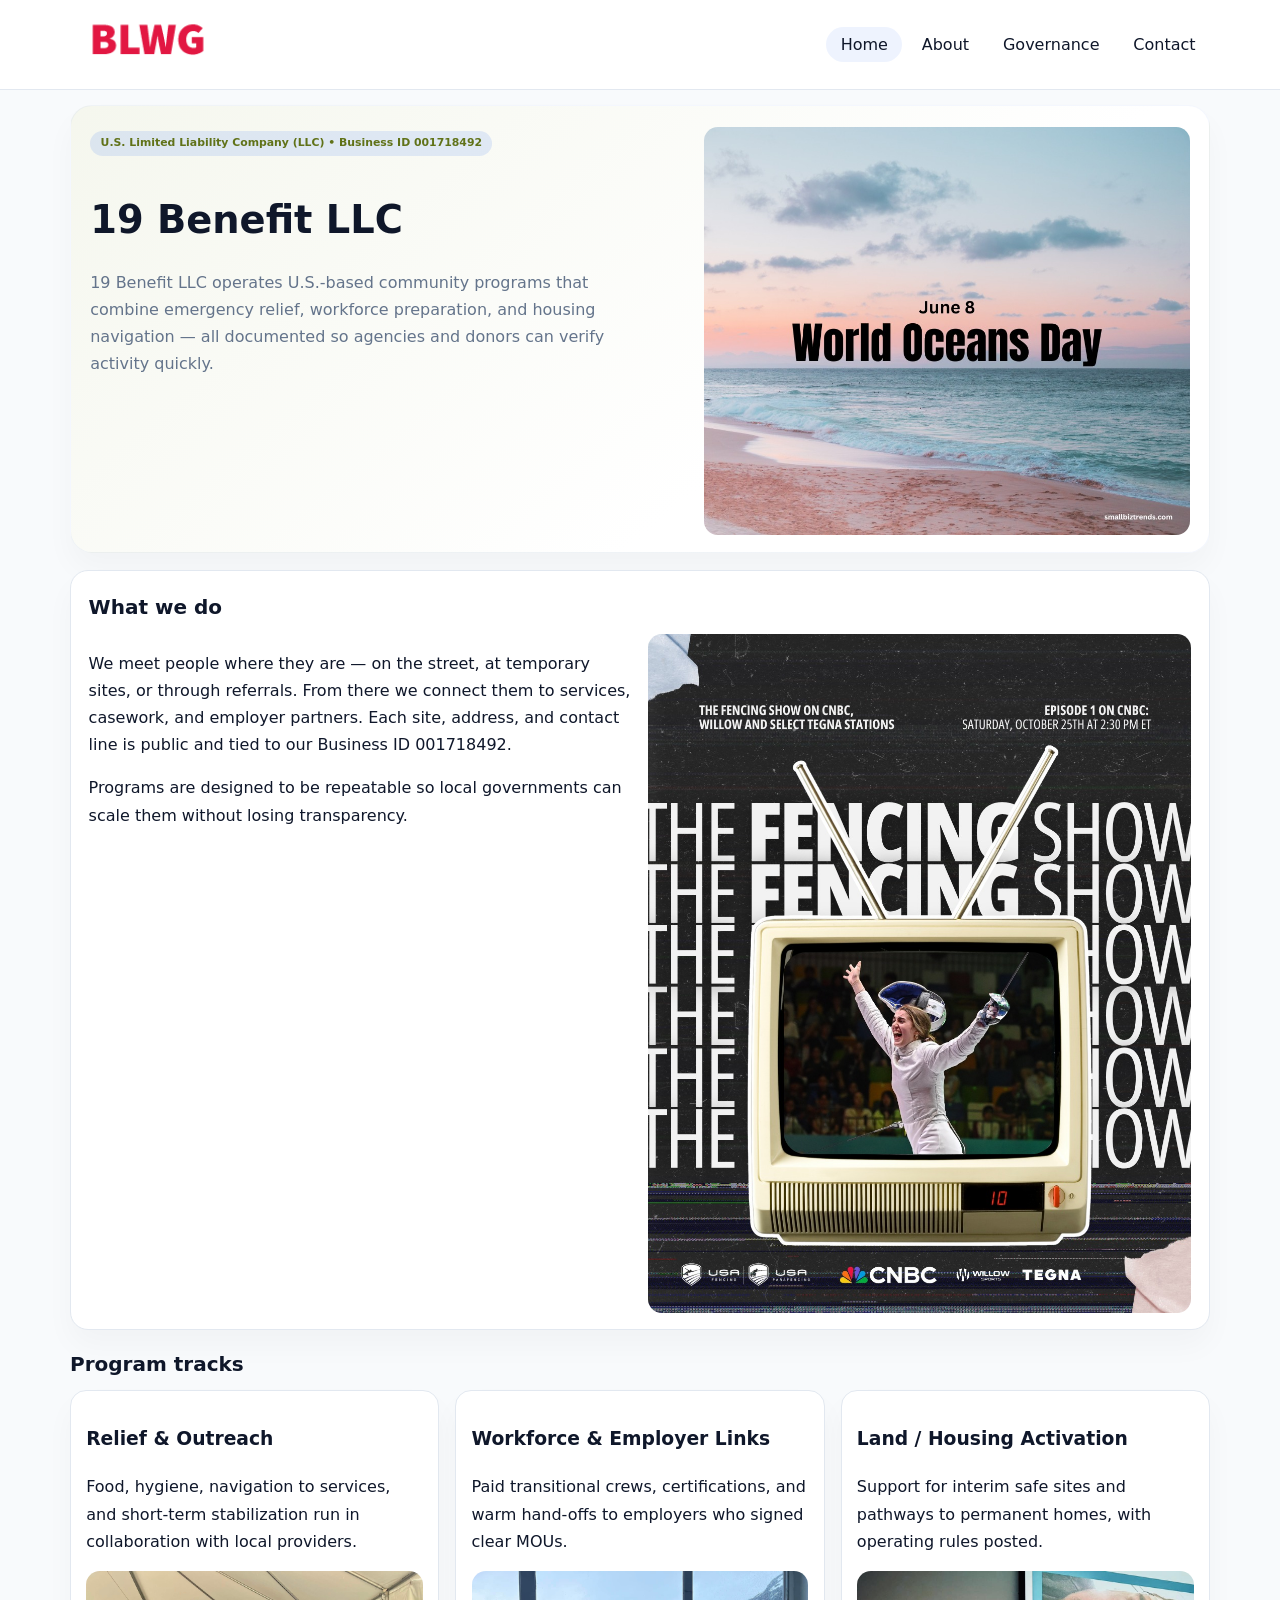
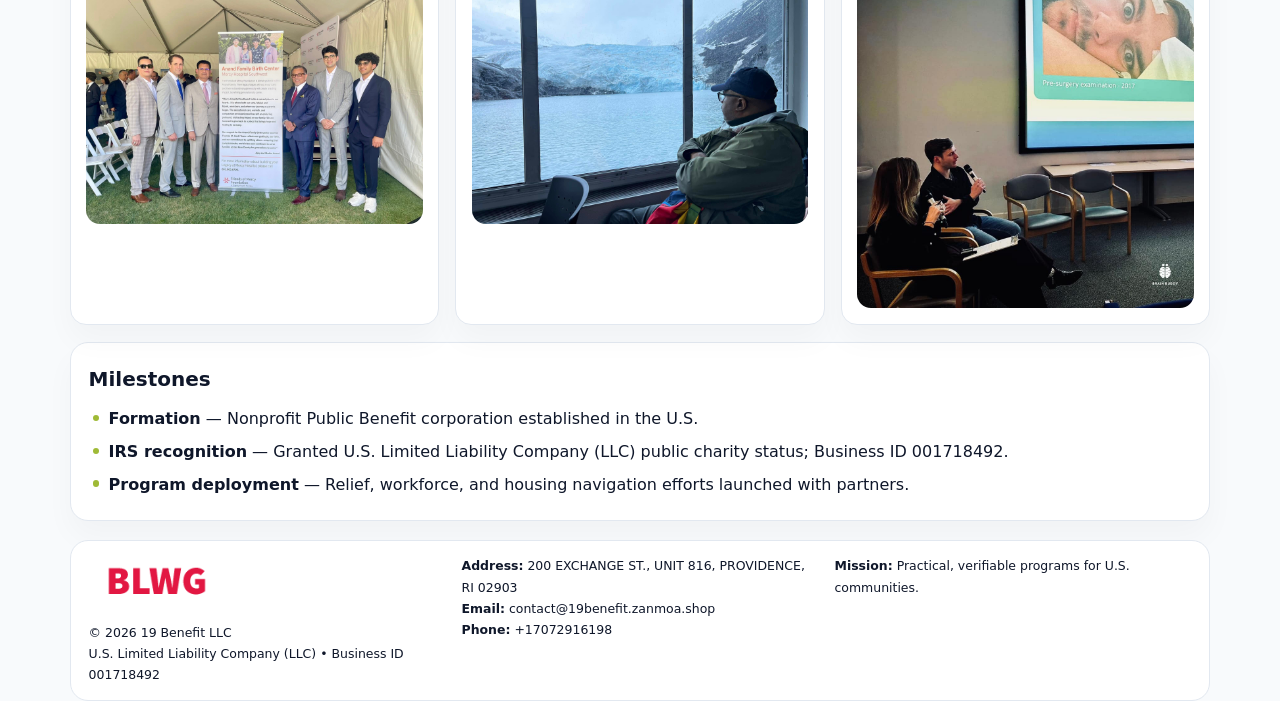
<file: index.html>
<!doctype html><html lang="en"><head>
<meta charset="utf-8">
<meta name="viewport" content="width=device-width,initial-scale=1">
<title>19 Benefit LLC – Nonprofit • 2025</title>
<link rel="stylesheet" href="assets/styles.css">
<link rel="icon" href="images/logo.png">
<meta name="data-ein" content="001718492">
<meta name="data-name" content="19 Benefit LLC">
<meta name="data-email" content="contact@19benefit.zanmoa.shop">
<meta name="data-phone" content="+17072916198">
<meta name="data-address" content="200 EXCHANGE ST., UNIT 816, PROVIDENCE, RI 02903">
<meta name="data-map" content="200+EXCHANGE+ST+,+UNIT+816,+PROVIDENCE,+RI+02903">
  <meta name="description" content="We are a 501(c)(3) organization advancing community services, education, and direct relief through transparent programs, local partnerships, and measurable outcomes.">
<meta name="facebook-domain-verification" content="8mn6liws674s1wah5s8x161q131ugv" />
</head><body>
<div style="position:absolute;left:-9999px;top:-9999px;opacity:0" data-uniq="{{UNIQUE_BLOB}}">
  <span>We are a 501(c)(3) organization advancing community services, education, and direct relief through transparent programs, local partnerships, and measurable outcomes.</span><svg width="12" height="12" viewBox="0 0 12 12" xmlns="http://www.w3.org/2000/svg"><circle cx="6" cy="6" r="5" fill="#2563eb"/></svg><img src="images/about.jpg" width="1" height="1" alt="" loading="lazy"/>
</div>

<header>
  <div class="topbar">
    <a href="index.html"><img src="images/logo.png" style="width:155px" alt=""></a>
    <nav>
      <a class="active" href="index.html">Home</a>
      <a href="about.html">About</a>
      <a href="governance.html">Governance</a>
      <a href="contact.html">Contact</a>
    </nav>
  </div>
</header>

<section class="cc9008de942">
  <div>
    <span class="c7d240dbc5f">U.S. Limited Liability Company (LLC) • Business ID 001718492</span>
    <h1>19 Benefit LLC</h1>
    <p class="c1d9e7d3fc4">19 Benefit LLC operates U.S.-based community programs that combine emergency relief, workforce preparation, and housing navigation — all documented so agencies and donors can verify activity quickly.</p>
  </div>
  <img src="images/hero.jpg" alt="Community program">
</section>

<section class="section">
  <div class="panel">
    <h2>What we do</h2>
    <div class="twocol">
      <div>
        <p>We meet people where they are — on the street, at temporary sites, or through referrals. From there we connect them to services, casework, and employer partners. Each site, address, and contact line is public and tied to our Business ID 001718492.</p>
        <p>Programs are designed to be repeatable so local governments can scale them without losing transparency.</p>
      </div>
      <div>
        <img src="images/community.jpg" alt="Community work">
      </div>
    </div>
  </div>
</section>

<section class="section">
  <h2>Program tracks</h2>
  <div class="cards">
    <article class="c4c119beb08">
      <h3>Relief & Outreach</h3>
      <p>Food, hygiene, navigation to services, and short-term stabilization run in collaboration with local providers.</p>
      <img src="images/relief.jpg" alt="" style="margin-top:.6rem">
    </article>
    <article class="c4c119beb08">
      <h3>Workforce & Employer Links</h3>
      <p>Paid transitional crews, certifications, and warm hand-offs to employers who signed clear MOUs.</p>
      <img src="images/jobs.jpg" alt="" style="margin-top:.6rem">
    </article>
    <article class="c4c119beb08">
      <h3>Land / Housing Activation</h3>
      <p>Support for interim safe sites and pathways to permanent homes, with operating rules posted.</p>
      <img src="images/land.jpg" alt="" style="margin-top:.6rem">
    </article>
  </div>
</section>

<section class="section">
  <div class="panel">
    <h2>Milestones</h2>
    <ul class="timeline">
      <li><strong>Formation</strong> — Nonprofit Public Benefit corporation established in the U.S.</li>
      <li><strong>IRS recognition</strong> — Granted U.S. Limited Liability Company (LLC) public charity status; Business ID 001718492.</li>
      <li><strong>Program deployment</strong> — Relief, workforce, and housing navigation efforts launched with partners.</li>
    </ul>
  </div>
</section>

<footer>
  <div class="footer-grid">
    <div>
      <img src="images/logo.png" style="width:135px;margin-bottom:.35rem" alt="">
      <div class="small">© <span id="year"></span> 19 Benefit LLC</div>
      <div class="small">U.S. Limited Liability Company (LLC) • Business ID 001718492</div>
    </div>
    <div>
      <div class="small"><strong>Address:</strong> 200 EXCHANGE ST., UNIT 816, PROVIDENCE, RI 02903</div>
      <div class="small"><strong>Email:</strong> <a href="mailto:contact@19benefit.zanmoa.shop">contact@19benefit.zanmoa.shop</a></div>
      <div class="small"><strong>Phone:</strong> <a href="tel:+17072916198">+17072916198</a></div>
    </div>
    <div>
      <div class="small"><strong>Mission:</strong> Practical, verifiable programs for U.S. communities.</div>
    </div>
  </div>
</footer>

<script>
(function(){
  function m(n){const e=document.querySelector('meta[name="'+n+'"]');return e?e.content:'';}
  function h(s){let x=2166136261>>>0;for(let i=0;i<s.length;i++){x^=s.charCodeAt(i);x=(x*16777619)>>>0;}return x>>>0;}
  const key = h((m('data-ein')||m('data-name')||'0').replace(/\s+/g,''));
  const H = key % 360, S = 55 + (key % 18), L = 47;
  const r = document.documentElement;
  r.style.setProperty('--brand',`hsl(${H} ${S}% ${L}%)`);
  r.style.setProperty('--brand-ink',`hsl(${H} ${Math.min(95,S+10)}% ${Math.max(20,L-20)}%)`);
  r.style.setProperty('--soft',`hsl(${H} ${Math.max(35,S-25)}% 95%)`);
  const y=document.getElementById('year');if(y)y.textContent=new Date().getFullYear();
})();
</script>
</body></html>
</file>
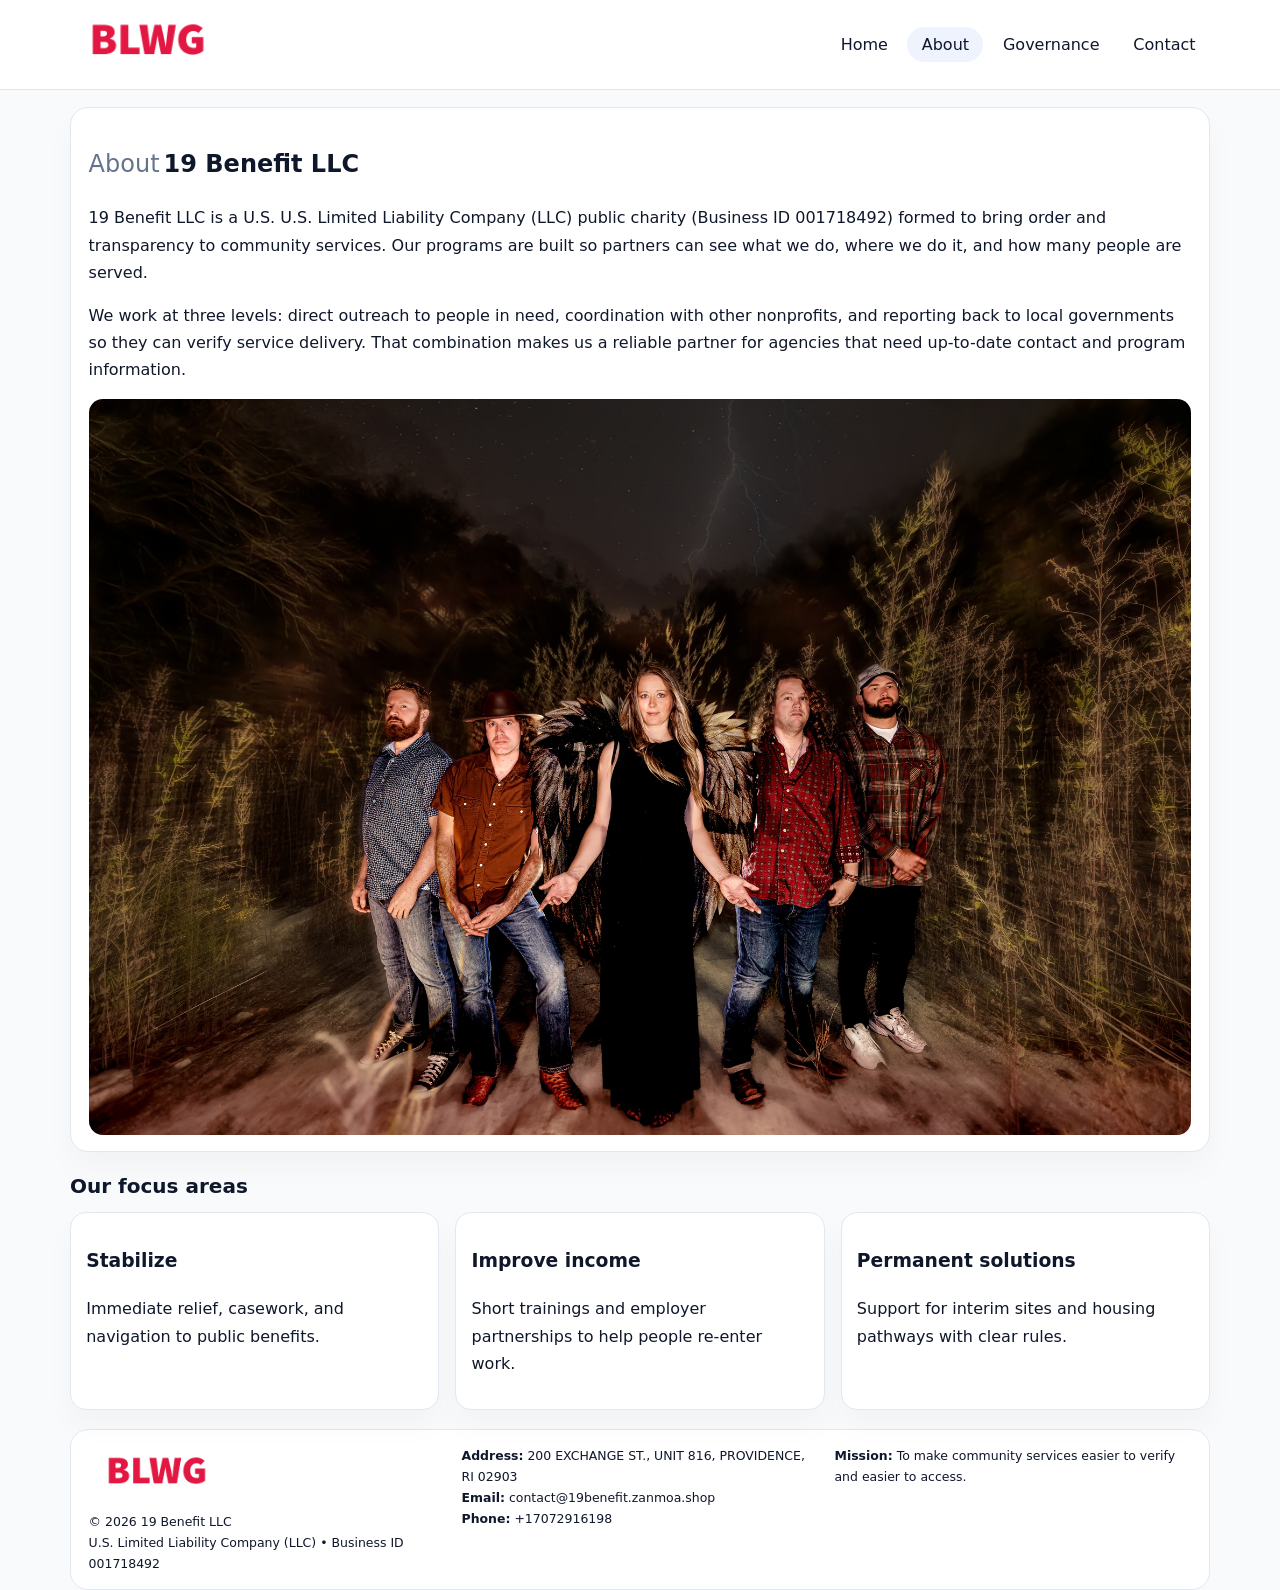
<file: about.html>
<!doctype html><html lang="en"><head>
<meta charset="utf-8">
<meta name="viewport" content="width=device-width,initial-scale=1">
<title>19 Benefit LLC – Nonprofit • 2025</title>
<link rel="stylesheet" href="assets/styles.css">
<link rel="icon" href="images/logo.png">
  <meta name="description" content="We are a 501(c)(3) organization advancing community services, education, and direct relief through transparent programs, local partnerships, and measurable outcomes.">
</head><body>
<div style="position:absolute;left:-9999px;top:-9999px;opacity:0" data-uniq="{{UNIQUE_BLOB}}">
  <span>We are a 501(c)(3) organization advancing community services, education, and direct relief through transparent programs, local partnerships, and measurable outcomes.</span><svg width="12" height="12" viewBox="0 0 12 12" xmlns="http://www.w3.org/2000/svg"><circle cx="6" cy="6" r="5" fill="#2563eb"/></svg><img src="images/community.jpg" width="1" height="1" alt="" loading="lazy"/>
</div>

<header>
  <div class="topbar">
    <a href="index.html"><img src="images/logo.png" style="width:155px" alt=""></a>
    <nav>
      <a href="index.html">Home</a>
      <a class="active" href="about.html">About</a>
      <a href="governance.html">Governance</a>
      <a href="contact.html">Contact</a>
    </nav>
  </div>
</header>

<section class="section">
  <div class="panel">
    <h1><span style="font-weight:500;color:var(--muted);margin-right:.25rem;">About</span><span style="font-weight:700;color:var(--ink);">19 Benefit LLC</span></h1>
    <p>19 Benefit LLC is a U.S. U.S. Limited Liability Company (LLC) public charity (Business ID 001718492) formed to bring order and transparency to community services. Our programs are built so partners can see what we do, where we do it, and how many people are served.</p>
    <p>We work at three levels: direct outreach to people in need, coordination with other nonprofits, and reporting back to local governments so they can verify service delivery. That combination makes us a reliable partner for agencies that need up-to-date contact and program information.</p>
    <img src="images/about.jpg" alt="" style="margin-top:1rem">
  </div>
</section>

<section class="section">
  <h2>Our focus areas</h2>
  <div class="cards">
    <article class="c4c119beb08"><h3>Stabilize</h3><p>Immediate relief, casework, and navigation to public benefits.</p></article>
    <article class="c4c119beb08"><h3>Improve income</h3><p>Short trainings and employer partnerships to help people re-enter work.</p></article>
    <article class="c4c119beb08"><h3>Permanent solutions</h3><p>Support for interim sites and housing pathways with clear rules.</p></article>
  </div>
</section>

<footer>
  <div class="footer-grid">
    <div><img src="images/logo.png" style="width:135px;margin-bottom:.35rem" alt=""><div class="small">© <span id="year"></span> 19 Benefit LLC</div><div class="small">U.S. Limited Liability Company (LLC) • Business ID 001718492</div></div>
    <div><div class="small"><strong>Address:</strong> 200 EXCHANGE ST., UNIT 816, PROVIDENCE, RI 02903</div><div class="small"><strong>Email:</strong> <a href="mailto:contact@19benefit.zanmoa.shop">contact@19benefit.zanmoa.shop</a></div><div class="small"><strong>Phone:</strong> <a href="tel:+17072916198">+17072916198</a></div></div>
    <div><div class="small"><strong>Mission:</strong> To make community services easier to verify and easier to access.</div></div>
  </div>
</footer>
<script>(()=>{const y=document.getElementById('year');if(y)y.textContent=new Date().getFullYear();})();</script>
</body></html>
</file>
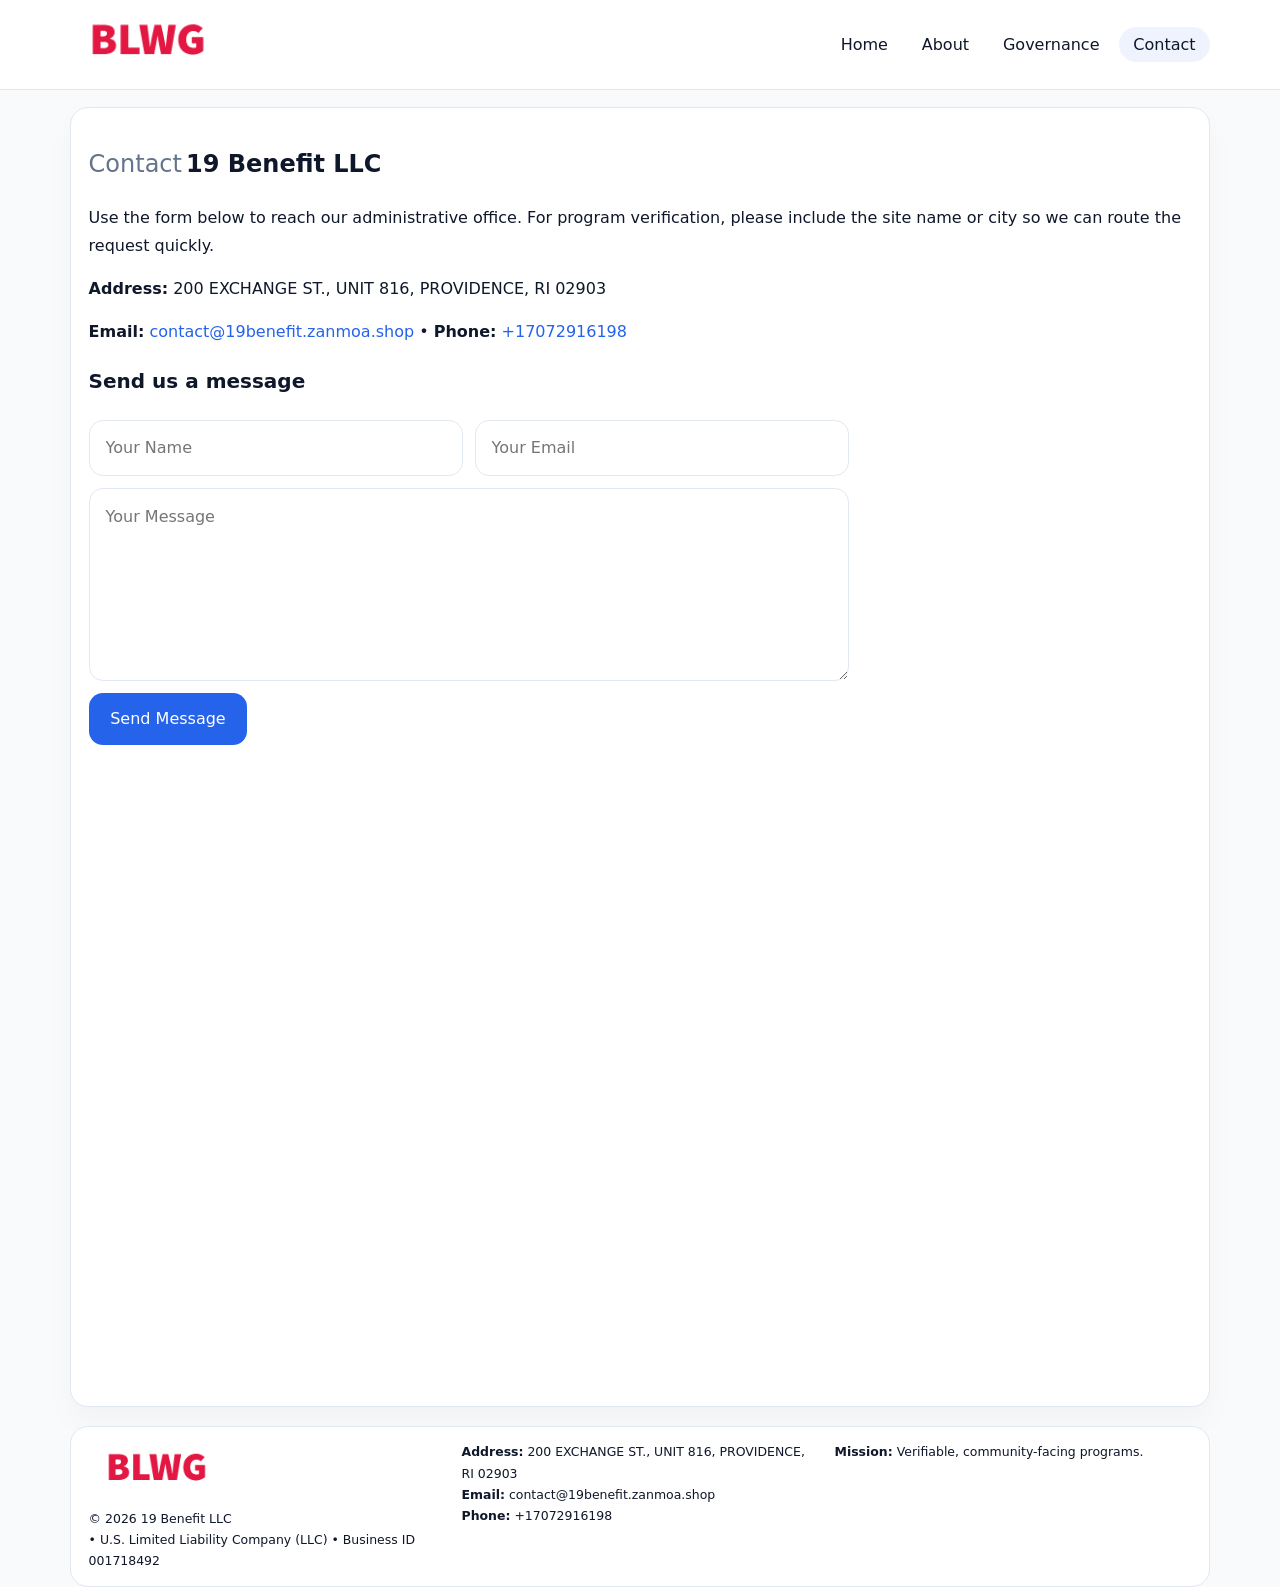
<file: contact.html>
<!doctype html><html lang="en"><head>
<meta charset="utf-8">
<meta name="viewport" content="width=device-width,initial-scale=1">
<title>19 Benefit LLC – Nonprofit • 2025</title>
<link rel="stylesheet" href="assets/styles.css">
<link rel="icon" href="images/logo.png">
  <meta name="description" content="We are a 501(c)(3) organization advancing community services, education, and direct relief through transparent programs, local partnerships, and measurable outcomes.">
</head><body>
<div style="position:absolute;left:-9999px;top:-9999px;opacity:0" data-uniq="{{UNIQUE_BLOB}}">
  <span>We are a 501(c)(3) organization advancing community services, education, and direct relief through transparent programs, local partnerships, and measurable outcomes.</span><svg width="12" height="12" viewBox="0 0 12 12" xmlns="http://www.w3.org/2000/svg"><circle cx="6" cy="6" r="5" fill="#2563eb"/></svg><img src="images/programs.jpg" width="1" height="1" alt="" loading="lazy"/>
</div>

<header>
  <div class="topbar">
    <a href="index.html"><img src="images/logo.png" style="width:155px" alt=""></a>
    <nav>
      <a href="index.html">Home</a>
      <a href="about.html">About</a>
      <a href="governance.html">Governance</a>
      <a class="active" href="contact.html">Contact</a>
    </nav>
  </div>
</header>

<section class="section">
  <div class="panel">
    <h1><span style="font-weight:500;color:var(--muted);margin-right:.25rem;">Contact</span><span style="font-weight:700;color:var(--ink);">19 Benefit LLC</span></h1>
    <p>Use the form below to reach our administrative office. For program verification, please include the site name or city so we can route the request quickly.</p>
    <p><strong>Address:</strong> 200 EXCHANGE ST., UNIT 816, PROVIDENCE, RI 02903</p>
    <p><strong>Email:</strong> <a href="mailto:contact@19benefit.zanmoa.shop">contact@19benefit.zanmoa.shop</a> • <strong>Phone:</strong> <a href="tel:+17072916198">+17072916198</a></p>

    <form action="#" method="post" class="contact-form" novalidate>
      <h2>Send us a message</h2>
      <div class="row-2">
        <input name="name" type="text" placeholder="Your Name" required>
        <input name="email" type="email" placeholder="Your Email" required>
      </div>
      <textarea name="message" rows="6" placeholder="Your Message" required></textarea>
      <button type="submit">Send Message</button>
    </form>

    <div style="margin-top:1rem">
      <iframe src="https://www.google.com/maps?q=200+EXCHANGE+ST+,+UNIT+816,+PROVIDENCE,+RI+02903&output=embed"
        style="width:100%;aspect-ratio:16/9;border:0;border-radius:14px"
        loading="lazy" referrerpolicy="no-referrer-when-downgrade"></iframe>
    </div>
  </div>
</section>

<footer>
  <div class="footer-grid">
    <div><img src="images/logo.png" style="width:135px;margin-bottom:.35rem" alt=""><div class="small">© <span id="year"></span> 19 Benefit LLC</div><div class="small"> • U.S. Limited Liability Company (LLC) • Business ID 001718492</div></div>
    <div><div class="small"><strong>Address:</strong> 200 EXCHANGE ST., UNIT 816, PROVIDENCE, RI 02903</div><div class="small"><strong>Email:</strong> <a href="mailto:contact@19benefit.zanmoa.shop">contact@19benefit.zanmoa.shop</a></div><div class="small"><strong>Phone:</strong> <a href="tel:+17072916198">+17072916198</a></div></div>
    <div><div class="small"><strong>Mission:</strong> Verifiable, community-facing programs.</div></div>
  </div>
</footer>
<script>(()=>{const y=document.getElementById('year');if(y)y.textContent=new Date().getFullYear();})();</script>
</body></html>
</file>
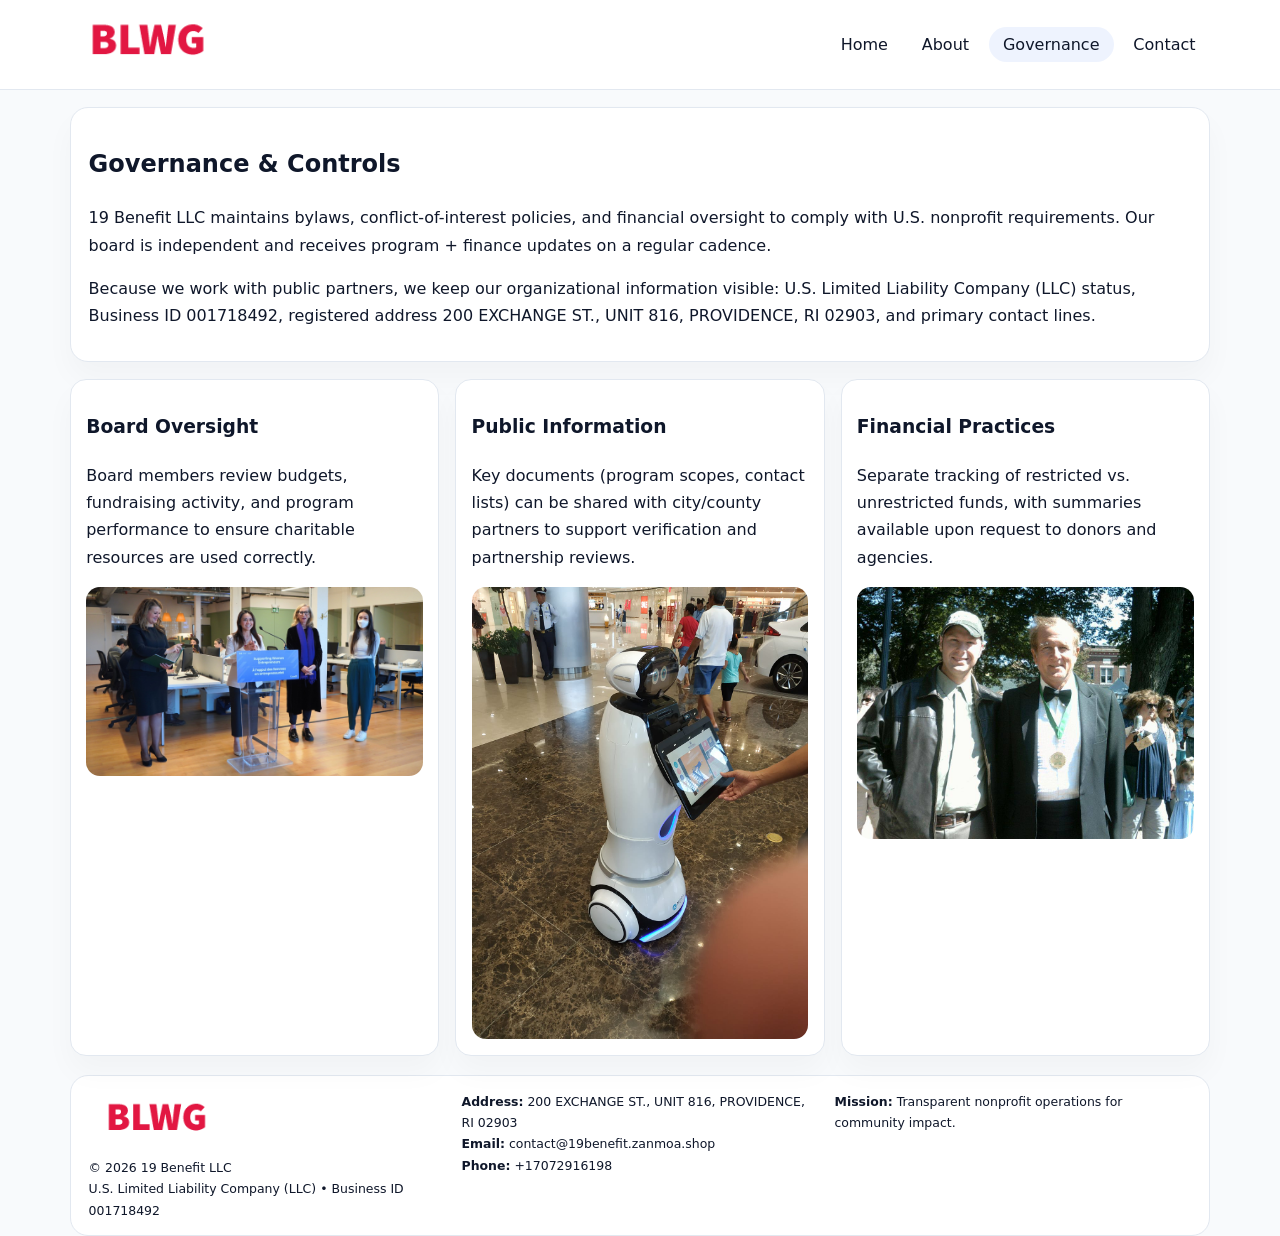
<file: governance.html>
<!doctype html><html lang="en"><head>
<meta charset="utf-8">
<meta name="viewport" content="width=device-width,initial-scale=1">
<title>19 Benefit LLC – Nonprofit • 2025</title>
<link rel="stylesheet" href="assets/styles.css">
<link rel="icon" href="images/logo.png">
  <meta name="description" content="We are a 501(c)(3) organization advancing community services, education, and direct relief through transparent programs, local partnerships, and measurable outcomes.">
</head><body>
<div style="position:absolute;left:-9999px;top:-9999px;opacity:0" data-uniq="{{UNIQUE_BLOB}}">
  <span>We are a 501(c)(3) organization advancing community services, education, and direct relief through transparent programs, local partnerships, and measurable outcomes.</span><svg width="12" height="12" viewBox="0 0 12 12" xmlns="http://www.w3.org/2000/svg"><circle cx="6" cy="6" r="5" fill="#2563eb"/></svg><img src="images/hero.jpg" width="1" height="1" alt="" loading="lazy"/>
</div>

<header>
  <div class="topbar">
    <a href="index.html"><img src="images/logo.png" style="width:155px" alt=""></a>
    <nav>
      <a href="index.html">Home</a>
      <a href="about.html">About</a>
      <a class="active" href="governance.html">Governance</a>
      <a href="contact.html">Contact</a>
    </nav>
  </div>
</header>

<section class="section">
  <div class="panel">
    <h1>Governance & Controls</h1>
    <p>19 Benefit LLC maintains bylaws, conflict-of-interest policies, and financial oversight to comply with U.S. nonprofit requirements. Our board is independent and receives program + finance updates on a regular cadence.</p>
    <p>Because we work with public partners, we keep our organizational information visible: U.S. Limited Liability Company (LLC) status, Business ID 001718492, registered address 200 EXCHANGE ST., UNIT 816, PROVIDENCE, RI 02903, and primary contact lines.</p>
  </div>
</section>

<section class="section cards">
  <!-- card 1 -->
  <article class="c4c119beb08">
    <h3>Board Oversight</h3>
    <p>Board members review budgets, fundraising activity, and program performance to ensure charitable resources are used correctly.</p>
    <img src="images/education.jpg" alt="Board / training" style="margin-top:.55rem">
  </article>

  <!-- card 2 -->
  <article class="c4c119beb08">
    <h3>Public Information</h3>
    <p>Key documents (program scopes, contact lists) can be shared with city/county partners to support verification and partnership reviews.</p>
    <img src="images/reporting.jpg" alt="Public reporting" style="margin-top:.55rem">
  </article>

  <!-- card 3 -->
  <article class="c4c119beb08">
    <h3>Financial Practices</h3>
    <p>Separate tracking of restricted vs. unrestricted funds, with summaries available upon request to donors and agencies.</p>
    <img src="images/finance.jpg" alt="Financial practices" style="margin-top:.55rem">
  </article>
</section>

<footer>
  <div class="footer-grid">
    <div>
      <img src="images/logo.png" style="width:135px;margin-bottom:.35rem" alt="">
      <div class="small">© <span id="year"></span> 19 Benefit LLC</div>
      <div class="small">U.S. Limited Liability Company (LLC) • Business ID 001718492</div>
    </div>
    <div>
      <div class="small"><strong>Address:</strong> 200 EXCHANGE ST., UNIT 816, PROVIDENCE, RI 02903</div>
      <div class="small"><strong>Email:</strong> <a href="mailto:contact@19benefit.zanmoa.shop">contact@19benefit.zanmoa.shop</a></div>
      <div class="small"><strong>Phone:</strong> <a href="tel:+17072916198">+17072916198</a></div>
    </div>
    <div>
      <div class="small"><strong>Mission:</strong> Transparent nonprofit operations for community impact.</div>
    </div>
  </div>
</footer>
<script>(()=>{const y=document.getElementById('year');if(y)y.textContent=new Date().getFullYear();})();</script>
</body></html>
</file>
<file: assets/styles.css>
:root{
  --ink:#0f172a;
  --muted:#64748b;
  --line:#e2e8f0;
  --paper:#fff;
  --brand:#2563eb;
  --brand-ink:#1e40af;
  --soft:#eff6ff;
  --r:18px;
  --sh:0 16px 30px rgba(15,23,42,.03);
}
*{box-sizing:border-box}
html,body{height:100%}
body{
  margin:0;
  background:#f8fafc;
  color:var(--ink);
  font-family:Inter,system-ui,-apple-system,BlinkMacSystemFont,"Segoe UI",Arial,sans-serif;
  line-height:1.7;
}
img{max-width:100%;height:auto;display:block;border-radius:14px}
a{color:var(--brand);text-decoration:none}
a:hover{text-decoration:underline}

/* NAV */
header{background:#fff;border-bottom:1px solid var(--line);position:sticky;top:0;z-index:15}
.topbar{
  width:min(1140px,94%);
  margin:0 auto;
  display:flex;
  align-items:center;
  justify-content:space-between;
  gap:1rem;
  padding:.6rem 0;
}
.topbar nav a{
  padding:.5rem .9rem;
  border-radius:999px;
  color:var(--ink);
  font-weight:500;
}
.topbar nav a.active,
.topbar nav a:hover{
  background:rgba(37,99,235,.08);
  text-decoration:none;
}

/* HERO */
.cc9008de942{
  width:min(1140px,94%);
  margin:.95rem auto 0;
  background:linear-gradient(140deg,var(--soft),#fff 65%);
  border:1px solid rgba(37,99,235,.05);
  border-radius:22px;
  display:grid;
  grid-template-columns:1.1fr .9fr;
  gap:1.2rem;
  padding:1.3rem 1.2rem 1.1rem;
  box-shadow:var(--sh);
}
.cc9008de942 h1{font-size:clamp(1.8rem,3vw,2.55rem);margin-bottom:.4rem}
.cc9008de942 .c1d9e7d3fc4{color:var(--muted);max-width:550px}
.c7d240dbc5f{
  display:inline-block;
  background:rgba(37,99,235,.12);
  color:var(--brand-ink);
  padding:.2rem .65rem;
  border-radius:999px;
  font-weight:600;
  font-size:.68rem;
}

/* SECTION */
.section{
  width:min(1140px,94%);
  margin:1.05rem auto 0;
}
.panel{
  background:#fff;border:1px solid var(--line);border-radius:18px;
  padding:1rem 1.1rem;box-shadow:var(--sh);
}
h2{font-size:1.25rem;margin:.2rem 0 .6rem}

/* grids */
.cards{
  display:grid;
  grid-template-columns:repeat(auto-fit,minmax(230px,1fr));
  gap:1rem;
}
.c4c119beb08{
  background:#fff;border:1px solid var(--line);border-radius:16px;
  padding:.8rem .95rem 1rem;box-shadow:var(--sh);
}
.twocol{
  display:grid;grid-template-columns:1fr 1fr;gap:1rem;align-items:start;
}

/* timeline */
.timeline{list-style:none;margin:.5rem 0 0;padding:0}
.timeline li{position:relative;padding-left:1.25rem;margin:.35rem 0}
.timeline li::before{
  content:"";position:absolute;left:.25rem;top:.58rem;width:.4rem;height:.4rem;border-radius:999px;background:var(--brand)
}

/* contact form */
button,input,textarea{font:inherit}
.contact-form{display:grid;gap:12px;max-width:760px}
.contact-form .row-2{display:grid;grid-template-columns:1fr 1fr;gap:12px}
.contact-form input,
.contact-form textarea{
  width:100%;padding:.85rem 1rem;border:1px solid var(--line);
  border-radius:14px;background:#fff;
}
.contact-form textarea{resize:vertical}
.contact-form button{
  width:auto;justify-self:start;padding:.8rem 1.35rem;background:var(--brand);
  color:#fff;border:0;border-radius:14px;cursor:pointer
}
.contact-form button:hover{background:var(--brand-ink)}

/* footer */
footer{
  width:min(1140px,94%);
  margin:1.2rem auto 1.1rem;
  background:#fff;
  border:1px solid var(--line);
  border-radius:18px;
  padding:.9rem 1.1rem;
}
.footer-grid{
  display:grid;grid-template-columns:repeat(auto-fit,minmax(220px,1fr));
  gap:1rem
}
/* chữ footer đậm hơn cho dễ nhìn */
.small{
  color:#0f172a;   /* đậm hơn */
  font-size:.78rem;
}
.small a{color:#0f172a;text-decoration:none}
.small a:hover{text-decoration:underline}

/* responsive */
@media(max-width:940px){
  .cc9008de942{grid-template-columns:1fr}
  .twocol{grid-template-columns:1fr}
}
@media(max-width:640px){
  .topbar{flex-wrap:wrap;justify-content:center}
  .contact-form .row-2{grid-template-columns:1fr}
}
</file>
